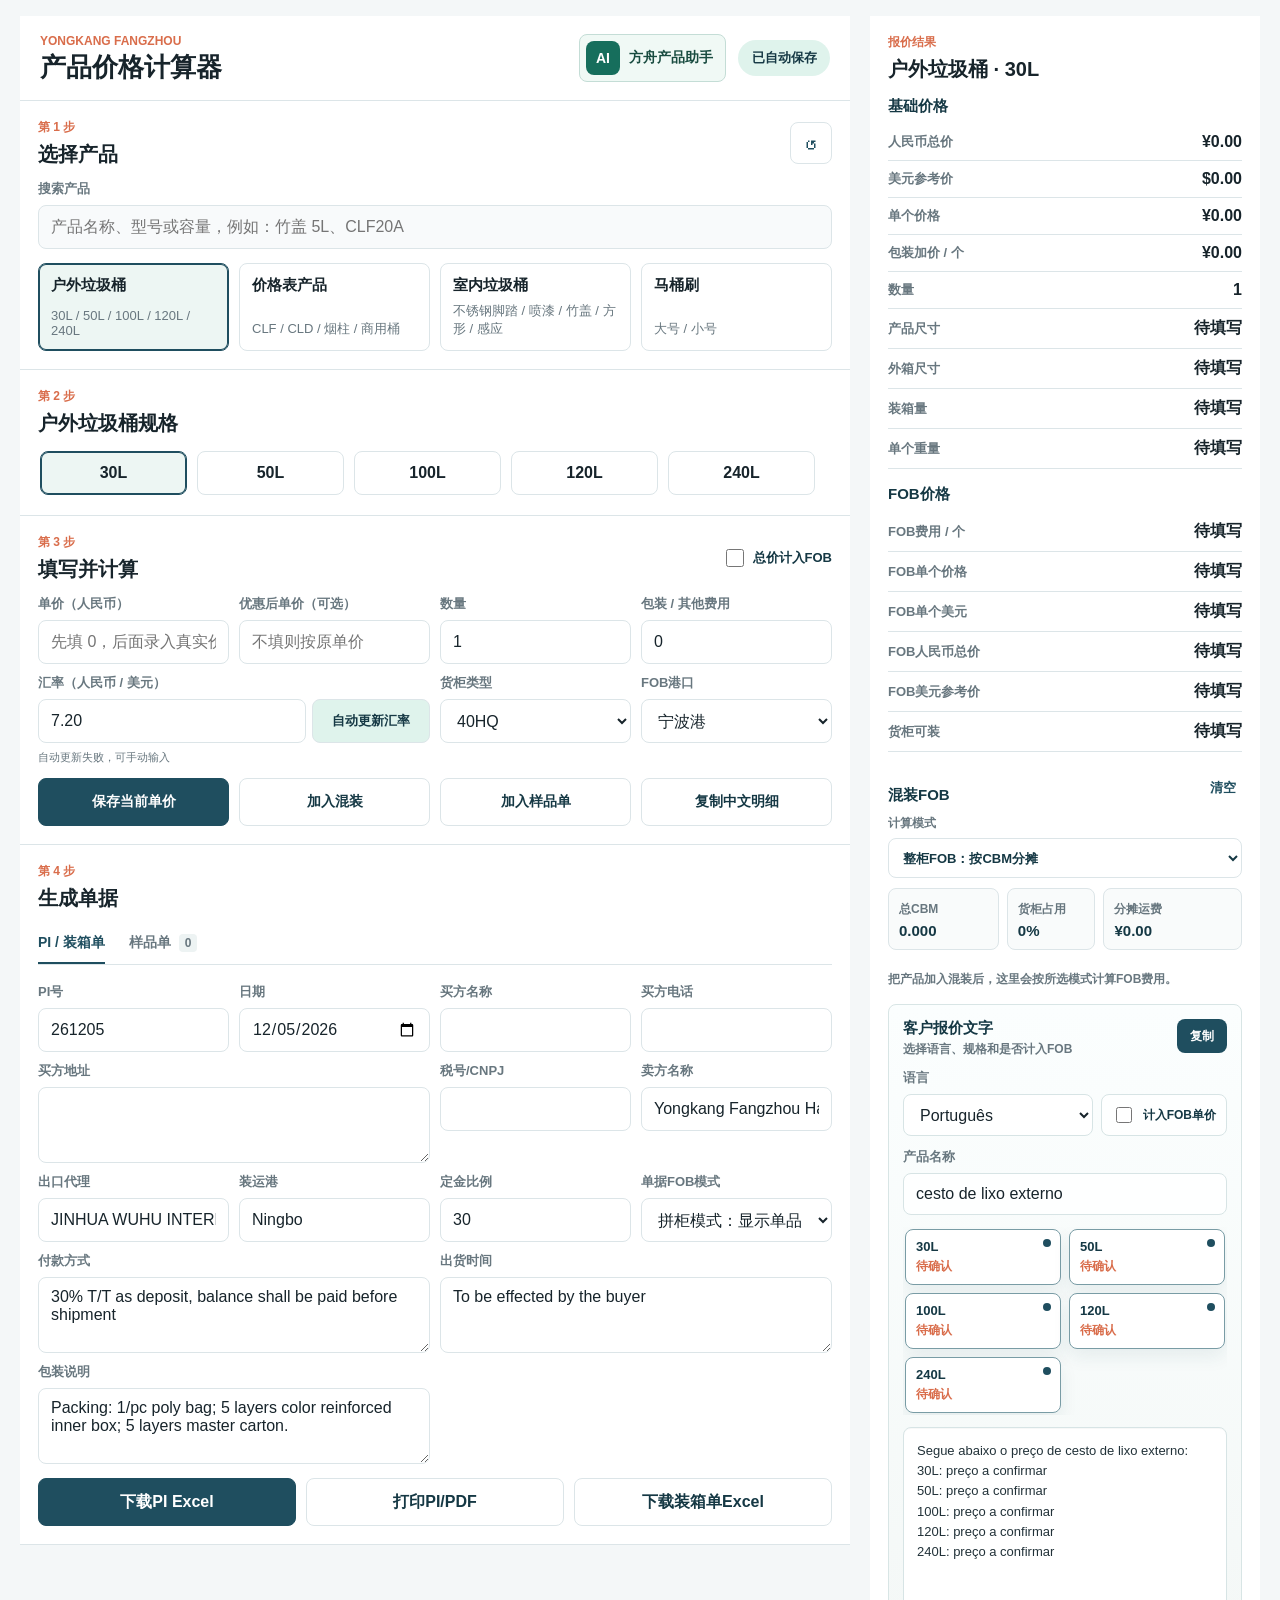
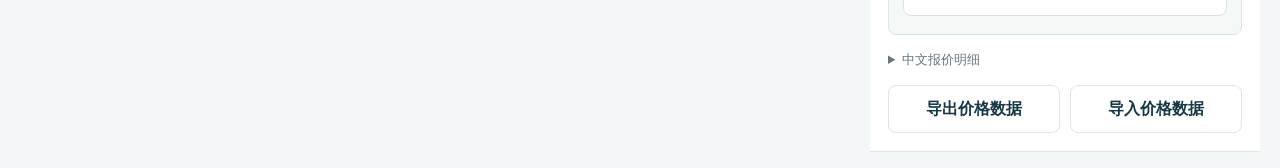
<file: index.html>
<!doctype html>
<html lang="zh-CN">
  <head>
    <meta charset="utf-8">
    <meta name="viewport" content="width=device-width, initial-scale=1, viewport-fit=cover">
    <meta name="theme-color" content="#1f4e5f">
    <title>方舟产品价格计算器</title>
    <link rel="manifest" href="manifest.webmanifest">
    <link rel="stylesheet" href="styles.css?v=20260921-1">
    <link rel="stylesheet" href="chatbot.css?v=20260921-7">
  </head>
  <body>
    <main class="app-shell">
      <section class="workspace" aria-label="价格计算器">
        <header class="topbar">
          <div>
            <p class="eyebrow">Yongkang Fangzhou</p>
            <h1>产品价格计算器</h1>
          </div>
          <div class="topbar-tools"><a id="openProductChatTop" class="chat-top-entry" href="#assistant"><span class="chat-ai-mark">AI</span>方舟产品助手</a><div class="status-pill" id="saveStatus">已自动保存</div></div>
        </header>

        <section class="panel product-panel" aria-label="选择产品">
          <div class="section-head">
            <div>
              <p class="eyebrow">第 1 步</p>
              <h2>选择产品</h2>
            </div>
            <button class="icon-button" id="resetPrices" type="button" title="恢复模板价格">↺</button>
          </div>
          <div class="search-toolbar">
            <label class="field search-field">
              <span>搜索产品</span>
              <input id="productSearch" type="search" placeholder="产品名称、型号或容量，例如：竹盖 5L、CLF20A" autocomplete="off" aria-controls="productSearchResults">
            </label>
          </div>
          <div id="productSearchResults" class="search-results" hidden>
            <p id="searchResultCount" class="search-count" role="status"></p>
            <div id="searchResultList" class="search-result-list"></div>
            <button id="showMoreSearch" class="secondary-button" type="button" hidden>显示更多</button>
          </div>
          <div class="product-grid" id="productGrid"></div>
        </section>

        <section class="panel option-panel" aria-label="选择规格">
          <div class="section-head">
            <div>
              <p class="eyebrow">第 2 步</p>
              <h2 id="optionTitle">选择规格</h2>
            </div>
          </div>
          <div class="option-grid" id="optionGrid"></div>
          <div class="modifier-wrap" id="modifierWrap" hidden></div>
        </section>

        <section class="panel calculator-panel" aria-label="填写价格">
          <div class="section-head">
            <div>
              <p class="eyebrow">第 3 步</p>
              <h2>填写并计算</h2>
            </div>
            <label class="checkbox-row total-fob-toggle">
              <input id="includeFob" type="checkbox">
              <span>总价计入FOB</span>
            </label>
          </div>

          <form class="form-grid" id="calculatorForm">
            <label class="field">
              <span>单价（人民币）</span>
              <input id="unitPrice" inputmode="decimal" min="0" step="0.01" type="number" placeholder="先填 0，后面录入真实价格">
            </label>
            <label class="field">
              <span>优惠后单价（可选）</span>
              <input id="discountPrice" inputmode="decimal" min="0" step="0.01" type="number" placeholder="不填则按原单价">
            </label>
            <label class="field">
              <span>数量</span>
              <input id="quantity" inputmode="numeric" min="1" step="1" type="number" value="1">
            </label>
            <label class="field">
              <span>包装 / 其他费用</span>
              <input id="extraCost" inputmode="decimal" min="0" step="0.01" type="number" value="0">
            </label>
            <label class="field exchange-field">
              <span>汇率（人民币 / 美元）</span>
              <div class="exchange-control">
                <input id="exchangeRate" inputmode="decimal" min="0.1" step="0.0001" type="number" value="7.20">
                <button id="refreshExchangeRate" type="button" title="自动获取美元人民币汇率">自动更新汇率</button>
              </div>
              <small id="exchangeRateStatus">手动汇率</small>
            </label>
            <label class="field">
              <span>货柜类型</span>
              <select id="containerType">
                <option value="20gp">20GP</option>
                <option value="40hq" selected>40HQ</option>
                <option value="40nor">40NOR</option>
              </select>
            </label>
            <label class="field">
              <span>FOB港口</span>
              <select id="freightPort">
                <option value="ningbo" selected>宁波港</option>
                <option value="suzhou">苏州港（40HQ ¥10000）</option>
                <option value="yiwu">义乌（40HQ ¥2000）</option>
              </select>
            </label>
          </form>

          <div class="actions calculator-actions">
            <button class="primary-button" id="savePrice" type="button">保存当前单价</button>
            <button class="secondary-button" id="addMixedItem" type="button">加入混装</button>
            <button class="secondary-button" id="quickAddSample" type="button">加入样品单</button>
            <button class="secondary-button" id="copyQuote" type="button">复制中文明细</button>
          </div>
        </section>

        <section class="panel document-panel" aria-label="生成单据">
          <div class="section-head">
            <div>
              <p class="eyebrow">第 4 步</p>
              <h2>生成单据</h2>
            </div>
          </div>

          <div class="document-tabs" role="tablist" aria-label="单据类型">
            <button id="orderDocumentTab" role="tab" aria-selected="true" aria-controls="orderDocumentActions" type="button">PI / 装箱单</button>
            <button id="sampleDocumentTab" role="tab" aria-selected="false" aria-controls="sampleDocumentPanel" tabindex="-1" type="button">样品单 <span id="sampleItemCount">0</span></button>
          </div>
          <form class="form-grid document-grid" id="documentForm">
            <label class="field order-only">
              <span>PI号</span>
              <input id="docPiNo" type="text">
            </label>
            <label class="field">
              <span>日期</span>
              <input id="docDate" type="date">
            </label>
            <label class="field">
              <span>买方名称</span>
              <input id="docBuyerName" type="text">
            </label>
            <label class="field">
              <span>买方电话</span>
              <input id="docBuyerContact" type="text">
            </label>
            <label class="field wide-field">
              <span>买方地址</span>
              <textarea id="docBuyerAddress" rows="2"></textarea>
            </label>
            <label class="field">
              <span>税号/CNPJ</span>
              <input id="docBuyerTaxId" type="text">
            </label>
            <label class="field">
              <span>卖方名称</span>
              <input id="docSellerName" type="text">
            </label>
            <label class="field">
              <span>出口代理</span>
              <input id="docExportAgent" type="text">
            </label>
            <label class="field order-only">
              <span>装运港</span>
              <input id="docPort" type="text">
            </label>
            <label class="field order-only">
              <span>定金比例</span>
              <input id="docDepositRate" inputmode="decimal" min="0" max="100" step="1" type="number">
            </label>
            <label class="field order-only">
              <span>单据FOB模式</span>
              <select id="docFobMode">
                <option value="per-product">拼柜模式：显示单品FOB</option>
                <option value="mixed-share">整柜分摊：按CBM分摊</option>
              </select>
            </label>
            <label class="field wide-field order-only">
              <span>付款方式</span>
              <textarea id="docPayment" rows="2"></textarea>
            </label>
            <label class="field wide-field order-only">
              <span>出货时间</span>
              <textarea id="docShipment" rows="2"></textarea>
            </label>
            <label class="field wide-field order-only">
              <span>包装说明</span>
              <textarea id="docPacking" rows="3"></textarea>
            </label>
          </form>

          <div class="actions document-actions" id="orderDocumentActions" role="tabpanel" aria-labelledby="orderDocumentTab">
            <button class="primary-button" id="downloadPi" type="button">下载PI Excel</button>
            <button class="secondary-button" id="printPi" type="button">打印PI/PDF</button>
            <button class="secondary-button" id="downloadPackingList" type="button">下载装箱单Excel</button>
          </div>
          <section id="sampleDocumentPanel" role="tabpanel" aria-labelledby="sampleDocumentTab" hidden>
            <div class="form-grid sample-settings">
              <label class="field"><span>样品单号</span><input id="sampleNo" type="text"></label>
              <label class="field"><span>单据币种</span><select id="sampleCurrency"><option value="USD">USD 美元</option><option value="CNY">CNY 人民币</option></select></label>
              <label class="field"><span>快递公司</span><input id="sampleCarrier" type="text" placeholder="DHL / FedEx / UPS"></label>
              <label class="field"><span>快递费（人民币）</span><input id="sampleFreight" type="number" inputmode="decimal" min="0" step="0.01" value="0"></label>
              <label class="field wide-field"><span>样品付款方式</span><input id="samplePayment" type="text"></label>
              <label class="field wide-field"><span>样品备注</span><textarea id="sampleNotes" rows="2"></textarea></label>
            </div>
            <div class="sample-toolbar">
              <h3>样品明细</h3>
              <button id="addSampleItem" class="secondary-button" type="button">加入当前产品</button>
            </div>
            <p id="sampleEmpty" class="empty-state">暂无样品</p>
            <div id="sampleList" class="sample-list"></div>
            <dl class="sample-totals"><div><dt>样品金额</dt><dd id="sampleSubtotal">$0.00</dd></div><div><dt>快递费</dt><dd id="sampleFreightTotal">$0.00</dd></div><div><dt>总计</dt><dd id="sampleGrandTotal">$0.00</dd></div></dl>
            <div class="actions document-actions">
              <button id="downloadSample" class="primary-button" type="button">下载样品单 Excel</button>
              <button id="printSample" class="secondary-button" type="button">打印样品单 / PDF</button>
              <button id="downloadSampleTemplate" class="secondary-button" type="button">下载空白模板</button>
            </div>
          </section>
        </section>
      </section>

      <aside class="summary" aria-label="计算结果">
        <div class="summary-header">
          <p class="eyebrow">报价结果</p>
          <h2 id="selectedName">户外垃圾桶 · 30L</h2>
        </div>

        <h3 class="summary-section-title">基础价格</h3>
        <dl class="result-list">
          <div>
            <dt>人民币总价</dt>
            <dd id="totalCny">¥0.00</dd>
          </div>
          <div>
            <dt>美元参考价</dt>
            <dd id="totalUsd">$0.00</dd>
          </div>
          <div>
            <dt>单个价格</dt>
            <dd id="unitWithMargin">¥0.00</dd>
          </div>
          <div>
            <dt>包装加价 / 个</dt>
            <dd id="packagingCost">¥0.00</dd>
          </div>
          <div>
            <dt>数量</dt>
            <dd id="resultQty">1</dd>
          </div>
          <div>
            <dt>产品尺寸</dt>
            <dd id="productSize">待填写</dd>
          </div>
          <div>
            <dt>外箱尺寸</dt>
            <dd id="cartonSpec">待填写</dd>
          </div>
          <div>
            <dt>装箱量</dt>
            <dd id="cartonQty">待填写</dd>
          </div>
          <div>
            <dt>单个重量</dt>
            <dd id="unitWeight">待填写</dd>
          </div>
        </dl>

        <h3 class="summary-section-title">FOB价格</h3>
        <dl class="result-list fob-list">
          <div>
            <dt>FOB费用 / 个</dt>
            <dd id="fobCost">待填写</dd>
          </div>
          <div>
            <dt>FOB单个价格</dt>
            <dd id="fobUnitWithMargin">待填写</dd>
          </div>
          <div>
            <dt>FOB单个美元</dt>
            <dd id="fobUnitUsd">待填写</dd>
          </div>
          <div>
            <dt>FOB人民币总价</dt>
            <dd id="fobTotalCny">待填写</dd>
          </div>
          <div>
            <dt>FOB美元参考价</dt>
            <dd id="fobTotalUsd">待填写</dd>
          </div>
          <div>
            <dt>货柜可装</dt>
            <dd id="containerUnits">待填写</dd>
          </div>
        </dl>

        <section class="mixed-fob" aria-label="混装FOB">
          <div class="mixed-head">
            <h3 class="summary-section-title">混装FOB</h3>
            <button class="text-button" id="clearMixedItems" type="button">清空</button>
          </div>
          <label class="mixed-mode">
            <span>计算模式</span>
            <select id="mixedFobMode">
              <option value="mixed-share" selected>整柜FOB：按CBM分摊</option>
              <option value="per-product">拼柜FOB：显示单品FOB</option>
            </select>
          </label>
          <div class="mixed-stats">
            <div>
              <span>总CBM</span>
              <strong id="mixedTotalCbm">0.000</strong>
            </div>
            <div>
              <span>货柜占用</span>
              <strong id="mixedContainerUsage">0%</strong>
            </div>
            <div>
              <span id="mixedFreightLabel">分摊运费</span>
              <strong id="mixedFreightTotal">¥0.00</strong>
            </div>
          </div>
          <div class="mixed-list" id="mixedList"></div>
          <p class="mixed-empty" id="mixedEmpty">把产品加入混装后，这里会按所选模式计算FOB费用。</p>
        </section>

        <section class="price-text-panel" aria-label="价格文字">
          <div class="price-text-head">
            <div>
              <h3 class="summary-section-title">客户报价文字</h3>
              <p>选择语言、规格和是否计入FOB</p>
            </div>
            <button class="copy-price-button" id="copyPriceText" type="button">复制</button>
          </div>
          <div class="price-text-tools">
            <label class="field">
              <span>语言</span>
              <select id="priceTextLanguage">
                <option value="pt" selected>Português</option>
                <option value="en">English</option>
                <option value="es">Español</option>
                <option value="zh">中文</option>
              </select>
            </label>
            <label class="price-text-toggle">
              <input id="priceTextIncludeFob" type="checkbox">
              <span>计入FOB单价</span>
            </label>
          </div>
          <label class="field price-text-name">
            <span>产品名称</span>
            <input id="priceTextProductName" type="text">
          </label>
          <div class="price-text-options" id="priceTextOptions"></div>
          <textarea class="price-text-output" id="priceTextOutput" readonly rows="8"></textarea>
        </section>

        <details class="quote-details"><summary>中文报价明细</summary><div class="quote-box" id="quoteText"></div></details>

        <div class="data-tools">
          <button class="secondary-button" id="exportData" type="button">导出价格数据</button>
          <label class="secondary-button file-button">
            导入价格数据
            <input id="importData" accept="application/json" type="file">
          </label>
        </div>
      </aside>
    </main>

    <main id="productChat" class="product-chat" aria-labelledby="chatTitle" hidden>
      <aside class="chat-sidebar">
        <div class="chat-brand"><span class="chat-ai-mark">AI</span><strong>方舟助手</strong></div>
        <a href="#calculator" class="chat-back-link"><img class="chat-icon" src="chat-icons/arrow-left.svg" alt="">返回价格计算器</a>
        <button id="sidebarNewChat" class="secondary-button" type="button"><img class="chat-icon" src="chat-icons/square-pen.svg" alt="">开启新对话</button>
        <p class="chat-sidebar-label">本次打开的对话</p>
        <nav id="chatThreads" aria-label="聊天记录"></nav>
        <button id="sidebarAccount" class="chat-account-entry" type="button"><span id="chatAccountLabel">账号与连接</span><small id="chatAccountState">未登录</small></button>
      </aside>
      <section class="chat-main">
      <header class="chat-header">
        <div><h2 id="chatTitle">方舟产品助手</h2><span id="chatHeaderIdentity">DeepSeek · 产品报价</span></div>
        <div class="chat-header-actions">
          <button id="newChat" class="text-button chat-icon-button" type="button" title="新对话" aria-label="新对话"><img class="chat-icon" src="chat-icons/square-pen.svg" alt=""></button>
          <button id="toggleChatSettings" class="text-button" type="button" aria-expanded="false" aria-controls="chatSettings">账号 / 设置</button>
          <a id="closeProductChat" class="chat-close" href="#calculator" aria-label="返回价格计算器" title="返回价格计算器"><img class="chat-icon" src="chat-icons/arrow-left.svg" alt=""></a>
        </div>
      </header>
      <label class="chat-mobile-threads" id="chatMobileThreadRow" hidden><span class="visually-hidden">选择对话</span><select id="chatMobileThreads" aria-label="选择对话"></select></label>
      <section id="chatAccountPanel" class="chat-account-panel" hidden>
        <div class="chat-access-tabs" role="group" aria-label="连接方式"><button id="sharedAccessTab" type="button" aria-pressed="true">授权账号</button><button id="personalAccessTab" type="button" aria-pressed="false">个人密钥</button></div>
        <div id="sharedAccountView">
          <p id="chatServerState" class="chat-account-note"></p>
          <button id="chatCheckConnection" class="secondary-button" type="button">检测连接</button>
          <form id="chatLoginForm" class="chat-account-form">
            <label class="field"><span>账号</span><input id="chatUsername" autocomplete="username" autocapitalize="none" required pattern="[a-zA-Z0-9_-]{3,32}"></label>
            <label class="field"><span>密码</span><input id="chatPassword" type="password" autocomplete="current-password" required maxlength="128"></label>
            <button class="primary-button" type="submit">登录</button>
          </form>
          <div id="chatSignedIn" hidden><p id="chatUserSummary"></p><button id="chatLogout" class="secondary-button" type="button">退出登录</button>
            <details><summary>修改我的密码</summary><form id="chatPasswordForm" class="chat-account-form"><label class="field"><span>原密码</span><input name="currentPassword" type="password" autocomplete="current-password" required></label><label class="field"><span>新密码（至少12位）</span><input name="password" type="password" minlength="12" maxlength="128" autocomplete="new-password" required></label><button class="primary-button" type="submit">更新密码</button></form></details>
          </div>
          <section id="chatAdminPanel" hidden><h3>授权用户</h3><form id="chatCreateUser" class="chat-account-form"><label class="field"><span>新账号</span><input name="username" required pattern="[a-zA-Z0-9_-]{3,32}" autocomplete="off"></label><label class="field"><span>初始密码（至少12位）</span><input name="password" type="password" minlength="12" maxlength="128" required autocomplete="new-password"></label><label class="field"><span>每日调用上限</span><input name="dailyLimit" type="number" value="200" min="1" max="2000" required></label><button class="primary-button" type="submit">创建账号</button></form><p class="chat-account-note">一次提问可能调用 AI 多次。额度为调用次数，不是提问次数。</p><div id="chatUserList"></div></section>
          <details id="chatSetupDetails"><summary>首次配置管理员</summary><form id="chatSetupForm" class="chat-account-form"><label class="field"><span>初始化口令</span><input name="setupToken" type="password" required autocomplete="off"></label><label class="field"><span>管理员账号</span><input name="username" required pattern="[a-zA-Z0-9_-]{3,32}" autocomplete="username"></label><label class="field"><span>管理员密码（至少12位）</span><input name="password" type="password" minlength="12" maxlength="128" required autocomplete="new-password"></label><button type="submit" class="primary-button">创建管理员</button></form></details>
        </div>
        <p id="chatAccountStatus" role="status"></p>
      </section>
      <form id="chatSettings" class="chat-settings" hidden>
        <label class="field"><span>DeepSeek API Key</span><input id="chatApiKey" type="password" autocomplete="off" autocapitalize="none" spellcheck="false" placeholder="输入你的 API Key"></label>
        <label class="field"><span>模型</span><select id="chatModel"><option value="deepseek-flash">DeepSeek Flash</option><option value="deepseek-v4-pro">DeepSeek V4 Pro</option></select></label>
        <p>密钥仅保留在当前页面，刷新后需重新输入。提问、主动上传的图片和相关产品数据会发送给 DeepSeek，按你的 API 账户计费。含图片的对话使用 Flash。</p>
        <div class="chat-settings-actions"><button class="primary-button" type="submit">应用设置</button><button id="forgetChatKey" class="secondary-button" type="button">清除密钥</button><a href="https://platform.deepseek.com/api_keys" target="_blank" rel="noopener noreferrer">获取 API Key</a></div>
      </form>
      <div id="chatWelcome" class="chat-welcome"><span class="chat-ai-mark">AI</span><h3>今天想了解哪款产品？</h3></div>
      <div id="chatMessages" class="chat-messages" role="log" aria-live="polite" aria-relevant="additions text"></div>
      <div id="chatSuggestions" class="chat-suggestions">
        <button type="button">当前产品单价和每个CBM是多少？</button>
        <button type="button">5L不锈钢脚踏垃圾桶有哪些价格？</button>
        <button type="button">对比当前混装单的拼柜和整柜FOB</button>
      </div>
      <p id="chatStatus" class="chat-status" role="status">尚未设置 API Key</p>
      <form id="chatForm" class="chat-compose">
        <label class="visually-hidden" for="chatInput">你的问题</label>
        <div id="chatAttachment" class="chat-attachment" hidden>
          <img id="chatAttachmentPreview" alt="待发送的产品图片">
          <span id="chatAttachmentName"></span>
          <button id="removeChatImage" class="chat-close" type="button" title="移除图片" aria-label="移除图片"><img class="chat-icon" src="chat-icons/x.svg" alt=""></button>
        </div>
        <textarea id="chatInput" rows="2" maxlength="3000" placeholder="问价格、CBM，或上传产品图片…"></textarea>
        <div class="chat-compose-actions">
          <button id="chooseChatImage" class="secondary-button chat-upload" type="button" title="上传图片" aria-label="上传图片"><img class="chat-icon" src="chat-icons/paperclip.svg" alt=""><span>图片</span></button>
          <input id="chatImageFile" type="file" accept="image/jpeg,image/png,image/webp,image/gif,image/heic,image/heif" hidden>
          <button id="chatStop" class="secondary-button chat-icon-button" type="button" title="停止回答" aria-label="停止回答" hidden><img class="chat-icon" src="chat-icons/square.svg" alt=""></button><button id="chatSend" class="primary-button chat-icon-button" type="submit" title="发送" aria-label="发送"><img class="chat-icon" src="chat-icons/arrow-up.svg" alt=""></button>
        </div>
      </form>
      </section>
    </main>
    <script src="app.js?v=20260921-8"></script>
    <script src="workspace.js?v=20260921-1"></script>
    <script src="chat-config.js?v=20260921-9"></script>
    <script src="chat-account.js?v=20260921-9"></script>
    <script src="chatbot.js?v=20260921-9"></script>
  </body>
</html>
</file>
<file: styles.css>
:root {
  color-scheme: light;
  --bg: #f4f7f8;
  --panel: #ffffff;
  --ink: #17242b;
  --muted: #68777f;
  --line: #dce5e8;
  --brand: #1f4e5f;
  --brand-strong: #153844;
  --accent: #d96d4b;
  --mint: #dff3ec;
  --gold: #f4c95d;
  --shadow: 0 1px 3px rgba(23, 36, 43, 0.04);
  font-family: -apple-system, BlinkMacSystemFont, "Segoe UI", sans-serif;
}

* {
  box-sizing: border-box;
}

body {
  margin: 0;
  min-height: 100vh;
  background: var(--bg);
  color: var(--ink);
}

button,
input,
select,
textarea {
  font: inherit;
}

button {
  cursor: pointer;
}

.app-shell {
  display: grid;
  grid-template-columns: minmax(0, 1fr) 390px;
  align-items: start;
  gap: 20px;
  width: min(1440px, calc(100% - 40px));
  margin: 0 auto;
  padding: 16px 0;
}

.workspace {
  display: grid;
  align-content: start;
  min-width: 0;
  gap: 0;
  background: var(--panel);
}

.topbar,
.panel,
.summary {
  background: var(--panel);
  border: 0;
  border-bottom: 1px solid var(--line);
  border-radius: 0;
  box-shadow: none;
}

.topbar {
  display: flex;
  align-items: center;
  justify-content: space-between;
  gap: 16px;
  min-height: 78px;
  padding: 18px 20px;
}

.eyebrow {
  margin: 0 0 6px;
  color: var(--accent);
  font-size: 12px;
  font-weight: 800;
  letter-spacing: 0;
  text-transform: uppercase;
}

h1,
h2 {
  margin: 0;
  letter-spacing: 0;
}

h1 {
  font-size: 26px;
  line-height: 1.05;
}

h2 {
  font-size: 20px;
  line-height: 1.2;
}

.status-pill {
  flex: 0 0 auto;
  min-width: 92px;
  padding: 9px 12px;
  border-radius: 999px;
  background: var(--mint);
  color: var(--brand-strong);
  font-size: 13px;
  font-weight: 800;
  text-align: center;
}

.panel {
  padding: 18px;
}

.section-head {
  display: flex;
  align-items: center;
  justify-content: space-between;
  gap: 16px;
  margin-bottom: 14px;
}

.icon-button {
  display: grid;
  place-items: center;
  width: 42px;
  height: 42px;
  border: 1px solid var(--line);
  border-radius: 8px;
  background: #fff;
  color: var(--brand);
  font-size: 24px;
  line-height: 1;
}

.product-grid,
.option-grid,
.modifier-grid {
  display: grid;
  gap: 10px;
}

.product-grid {
  grid-template-columns: repeat(4, minmax(0, 1fr));
}

.option-grid {
  grid-template-columns: repeat(auto-fit, minmax(120px, 1fr));
  max-height: 320px;
  overflow-y: auto;
  padding: 2px;
  scrollbar-gutter: stable;
}

.modifier-wrap {
  margin-top: 14px;
  padding-top: 14px;
  border-top: 1px solid var(--line);
}

.modifier-group + .modifier-group {
  margin-top: 14px;
}

.modifier-title {
  margin: 0 0 10px;
  color: var(--muted);
  font-size: 13px;
  font-weight: 800;
}

.modifier-grid {
  grid-template-columns: repeat(auto-fit, minmax(105px, 1fr));
}

.choice-card,
.option-button,
.modifier-button {
  border: 1px solid var(--line);
  border-radius: 8px;
  background: #fff;
  color: var(--ink);
  transition: transform 150ms ease, border-color 150ms ease, box-shadow 150ms ease;
}

.choice-card {
  display: grid;
  min-height: 76px;
  gap: 8px;
  padding: 12px;
  text-align: left;
}

.choice-card strong {
  font-size: 15px;
  line-height: 1.2;
}

.choice-card span {
  align-self: end;
  color: var(--muted);
  font-size: 13px;
}

.choice-card[data-active="true"],
.option-button[data-active="true"],
.modifier-button[data-active="true"] {
  border-color: var(--brand);
  box-shadow: inset 0 0 0 2px var(--brand);
}

.choice-card:hover,
.option-button:hover,
.modifier-button:hover,
.icon-button:hover,
.exchange-control button:hover,
.primary-button:hover,
.secondary-button:hover {
  transform: translateY(-1px);
}

.option-button,
.modifier-button {
  min-height: 44px;
  padding: 10px;
  font-weight: 800;
}

.form-grid {
  display: grid;
  grid-template-columns: repeat(4, minmax(0, 1fr));
  align-items: start;
  gap: 10px;
}

.field {
  display: grid;
  min-width: 0;
  align-content: start;
  gap: 7px;
}

.field span {
  color: var(--muted);
  font-size: 13px;
  font-weight: 700;
}

.field input,
.field select,
.field textarea {
  width: 100%;
  min-height: 44px;
  border: 1px solid var(--line);
  border-radius: 8px;
  padding: 10px 12px;
  color: var(--ink);
  background: #fff;
  outline: none;
}

.field textarea {
  min-height: 76px;
  resize: vertical;
}

.wide-field {
  grid-column: span 2;
}

.document-grid {
  grid-template-columns: repeat(4, minmax(0, 1fr));
}

.document-actions {
  grid-template-columns: repeat(3, minmax(0, 1fr));
}

.exchange-control {
  display: grid;
  grid-template-columns: minmax(0, 1fr) 118px;
  gap: 6px;
}

.exchange-control button {
  min-height: 48px;
  border: 1px solid var(--line);
  border-radius: 8px;
  background: var(--mint);
  color: var(--brand-strong);
  font-size: 13px;
  font-weight: 900;
  transition: transform 150ms ease;
}

.exchange-field {
  grid-column: span 2;
}

.field small {
  color: var(--muted);
  font-size: 11px;
  line-height: 1.3;
}

.field input:focus,
.field select:focus,
.field textarea:focus {
  border-color: var(--brand);
  box-shadow: 0 0 0 3px rgba(31, 78, 95, 0.16);
}

.check-field {
  align-content: start;
}

.checkbox-row {
  display: flex;
  align-items: center;
  gap: 9px;
  min-height: 48px;
  border: 1px solid var(--line);
  border-radius: 8px;
  padding: 10px 12px;
  background: #fff;
  color: var(--brand-strong);
  font-weight: 850;
}

.checkbox-row input {
  width: 18px;
  min-height: 18px;
  accent-color: var(--brand);
}

.actions,
.data-tools {
  display: grid;
  gap: 10px;
  margin-top: 14px;
}

.actions {
  grid-template-columns: repeat(3, minmax(0, 1fr));
}

.data-tools {
  grid-template-columns: 1fr 1fr;
}

.primary-button,
.secondary-button {
  min-height: 48px;
  border-radius: 8px;
  padding: 11px 14px;
  font-weight: 850;
  text-align: center;
  transition: transform 150ms ease, background 150ms ease;
}

.primary-button {
  border: 1px solid var(--brand);
  background: var(--brand);
  color: #fff;
}

.secondary-button {
  border: 1px solid var(--line);
  background: #fff;
  color: var(--brand-strong);
}

.text-button {
  border: 0;
  background: transparent;
  color: var(--brand);
  font-size: 13px;
  font-weight: 900;
}

.summary {
  position: static;
  min-width: 0;
  align-self: start;
  overflow: hidden;
}

.summary-header,
.result-list,
.summary-section-title,
.mixed-fob,
.price-text-panel,
.quote-box,
.data-tools {
  margin-left: 18px;
  margin-right: 18px;
}

.summary-header {
  margin-top: 18px;
}

.summary-section-title {
  margin-top: 16px;
  margin-bottom: 0;
  color: var(--brand-strong);
  font-size: 15px;
  font-weight: 900;
}

.result-list {
  display: grid;
  gap: 0;
  margin-top: 8px;
  margin-bottom: 0;
}

.result-list div {
  display: flex;
  align-items: center;
  justify-content: space-between;
  gap: 12px;
  padding: 9px 0;
  border-bottom: 1px solid var(--line);
}

.result-list dt {
  color: var(--muted);
  font-size: 13px;
  font-weight: 700;
}

.result-list dd {
  margin: 0;
  max-width: 58%;
  font-size: 16px;
  font-weight: 900;
  overflow-wrap: anywhere;
  text-align: right;
}

.mixed-fob {
  margin-top: 16px;
  padding-top: 2px;
}

.mixed-head {
  display: flex;
  align-items: center;
  justify-content: space-between;
  gap: 12px;
}

.mixed-head .summary-section-title {
  margin-left: 0;
  margin-right: 0;
}

.mixed-mode {
  display: grid;
  gap: 6px;
  margin-top: 10px;
}

.mixed-mode span {
  color: var(--muted);
  font-size: 12px;
  font-weight: 800;
}

.mixed-mode select {
  width: 100%;
  min-height: 40px;
  border: 1px solid var(--line);
  border-radius: 8px;
  padding: 8px 10px;
  background: #fff;
  color: var(--brand-strong);
  font: inherit;
  font-size: 13px;
  font-weight: 800;
}

.mixed-stats {
  display: grid;
  grid-template-columns: repeat(3, minmax(0, 1fr));
  gap: 8px;
  margin-top: 10px;
}

.mixed-stats div {
  min-width: 0;
  border: 1px solid var(--line);
  border-radius: 8px;
  padding: 10px;
  background: #f9fbfb;
}

.mixed-stats span,
.mixed-item-main span,
.mixed-quantity span,
.mixed-line-stats dt,
.mixed-empty {
  color: var(--muted);
  font-size: 12px;
  font-weight: 700;
}

.mixed-stats strong {
  display: block;
  margin-top: 4px;
  color: var(--brand-strong);
  font-size: 16px;
  overflow-wrap: anywhere;
}

#mixedContainerUsage[data-warning="true"] {
  color: #b84228;
}

.mixed-list {
  display: grid;
  gap: 10px;
  margin-top: 10px;
}

.mixed-item {
  display: grid;
  gap: 10px;
  border: 1px solid var(--line);
  border-radius: 8px;
  padding: 12px;
  background: #fff;
}

.mixed-item-main {
  display: grid;
  gap: 5px;
}

.mixed-item-main strong {
  font-size: 14px;
  line-height: 1.35;
}

.mixed-quantity {
  display: grid;
  grid-template-columns: 44px 1fr;
  align-items: center;
  gap: 8px;
}

.mixed-quantity input {
  width: 100%;
  min-height: 38px;
  border: 1px solid var(--line);
  border-radius: 8px;
  padding: 8px 10px;
}

.mixed-nested {
  display: flex;
  align-items: center;
  gap: 8px;
  min-height: 38px;
  border: 1px solid var(--line);
  border-radius: 8px;
  padding: 8px 10px;
  background: #f9fbfb;
}

.mixed-nested input {
  width: 16px;
  height: 16px;
  accent-color: var(--brand);
}

.mixed-nested span {
  color: var(--brand-strong);
  font-size: 12px;
  font-weight: 850;
}

.mixed-image {
  position: relative;
  display: grid;
  grid-template-columns: 48px 1fr;
  align-items: center;
  gap: 9px;
  min-height: 54px;
  border: 1px dashed var(--line);
  border-radius: 8px;
  padding: 7px;
  background: #f9fbfb;
  cursor: pointer;
}

.mixed-image img,
.mixed-image-placeholder {
  width: 48px;
  height: 40px;
  border-radius: 6px;
  object-fit: cover;
  background: #edf3f4;
}

.mixed-image-placeholder {
  display: grid;
  place-items: center;
  color: var(--muted);
  font-size: 11px;
  font-weight: 800;
}

.mixed-image span {
  color: var(--brand-strong);
  font-size: 12px;
  font-weight: 850;
}

.mixed-image input {
  position: absolute;
  inset: 0;
  opacity: 0;
  cursor: pointer;
}

.mixed-line-stats {
  display: grid;
  grid-template-columns: repeat(3, minmax(0, 1fr));
  gap: 8px;
  margin: 0;
}

.mixed-line-stats div {
  min-width: 0;
}

.mixed-line-stats dd {
  margin: 3px 0 0;
  color: var(--ink);
  font-size: 13px;
  font-weight: 900;
  overflow-wrap: anywhere;
}

.mixed-empty {
  margin: 10px 0 0;
  line-height: 1.5;
}

.price-text-panel {
  margin-top: 16px;
  border: 1px solid #d8e5e5;
  border-radius: 8px;
  padding: 14px;
  background: linear-gradient(180deg, #fbfefe 0%, #f4f8f7 100%);
}

.price-text-head {
  display: flex;
  align-items: flex-start;
  justify-content: space-between;
  gap: 12px;
}

.price-text-head .summary-section-title {
  margin-left: 0;
  margin-right: 0;
  margin-top: 0;
  margin-bottom: 3px;
}

.price-text-head p {
  margin: 0;
  color: var(--muted);
  font-size: 12px;
  font-weight: 700;
  line-height: 1.35;
}

.copy-price-button {
  flex: 0 0 auto;
  min-height: 34px;
  border: 1px solid rgba(31, 78, 95, 0.18);
  border-radius: 8px;
  padding: 7px 12px;
  background: var(--brand);
  color: #fff;
  font-size: 12px;
  font-weight: 900;
  transition: transform 150ms ease, background 150ms ease;
}

.copy-price-button:hover {
  transform: translateY(-1px);
  background: var(--brand-strong);
}

.price-text-name {
  margin-top: 12px;
}

.price-text-tools {
  display: grid;
  grid-template-columns: minmax(0, 1fr) minmax(118px, auto);
  gap: 8px;
  margin-top: 12px;
}

.price-text-name input {
  min-height: 42px;
  border-color: #d7e4e5;
  background: rgba(255, 255, 255, 0.92);
}

.price-text-tools select {
  min-height: 42px;
  border-color: #d7e4e5;
  background: rgba(255, 255, 255, 0.92);
}

.price-text-toggle {
  align-self: end;
  display: flex;
  align-items: center;
  gap: 8px;
  min-height: 42px;
  border: 1px solid #d7e4e5;
  border-radius: 8px;
  padding: 9px 10px;
  background: rgba(255, 255, 255, 0.86);
  color: var(--brand-strong);
  font-size: 12px;
  font-weight: 900;
}

.price-text-toggle input {
  width: 16px;
  min-height: 16px;
  accent-color: var(--brand);
}

.price-text-options {
  display: grid;
  grid-template-columns: repeat(2, minmax(0, 1fr));
  gap: 8px;
  margin-top: 12px;
}

.price-text-choice {
  position: relative;
  display: grid;
  grid-template-columns: 1fr;
  align-items: center;
  gap: 4px;
  min-height: 54px;
  border: 1px solid #d7e4e5;
  border-radius: 8px;
  padding: 9px 10px;
  background: rgba(255, 255, 255, 0.86);
  cursor: pointer;
  transition: border-color 150ms ease, box-shadow 150ms ease, background 150ms ease;
}

.price-text-choice[data-active="true"] {
  border-color: #799ca5;
  background: #fff;
  box-shadow: 0 8px 18px rgba(31, 78, 95, 0.08);
}

.price-text-choice[data-active="true"]::after {
  content: "";
  position: absolute;
  top: 9px;
  right: 9px;
  width: 8px;
  height: 8px;
  border-radius: 999px;
  background: var(--brand);
}

.price-text-choice input {
  position: absolute;
  width: 1px;
  min-height: 1px;
  opacity: 0;
  pointer-events: none;
}

.price-text-choice span {
  color: var(--brand-strong);
  font-size: 13px;
  font-weight: 900;
  overflow-wrap: anywhere;
}

.price-text-choice strong {
  color: var(--accent);
  font-size: 12px;
  font-weight: 900;
}

.price-text-output {
  width: 100%;
  min-height: 150px;
  margin-top: 12px;
  padding: 13px;
  border: 1px solid #d7e4e5;
  border-radius: 8px;
  background: #fff;
  color: #223239;
  font: inherit;
  font-size: 13px;
  line-height: 1.55;
  resize: none;
  white-space: pre-line;
  outline: none;
  box-shadow: inset 0 1px 0 rgba(23, 36, 43, 0.03);
}

.quote-box {
  min-height: 118px;
  margin-top: 16px;
  padding: 14px;
  border-radius: 8px;
  background: #f4f7f8;
  color: var(--brand-strong);
  font-size: 14px;
  line-height: 1.6;
  white-space: pre-line;
}

.data-tools {
  padding-bottom: 18px;
}

.file-button {
  position: relative;
  display: grid;
  place-items: center;
}

.file-button input {
  position: absolute;
  inset: 0;
  opacity: 0;
  cursor: pointer;
}

[hidden] { display: none !important; }

button:focus-visible, summary:focus-visible {
  outline: 2px solid var(--brand);
  outline-offset: 3px;
}

button:disabled { opacity: 0.5; cursor: not-allowed; transform: none; }
input[type="number"] { appearance: textfield; -moz-appearance: textfield; }
input::-webkit-inner-spin-button, input::-webkit-outer-spin-button { -webkit-appearance: none; margin: 0; }
.field textarea, .field input, .field select { min-width: 0; font-family: inherit; }
.choice-card, .option-button, .modifier-button { overflow-wrap: anywhere; }
.choice-card[data-active="true"], .option-button[data-active="true"], .modifier-button[data-active="true"] {
  background: #edf6f3;
  box-shadow: inset 0 0 0 1px var(--brand);
}
.search-toolbar { margin-bottom: 14px; }
.search-field input { background: #f8fafb; }
.search-results { margin-top: 10px; }
.search-count, .empty-state { margin: 12px 0; color: var(--muted); font-size: 13px; }
.search-result-list { display: grid; grid-template-columns: repeat(2, minmax(0, 1fr)); gap: 8px; max-height: 320px; overflow-y: auto; padding: 3px; }
.search-result { display: grid; gap: 6px; align-content: start; border: 1px solid var(--line); border-radius: 6px; background: #fff; padding: 12px; text-align: left; color: var(--ink); overflow-wrap: anywhere; }
.search-result:hover { background: #edf6f3; border-color: var(--brand); }
.search-result strong { font-size: 14px; line-height: 1.5; }
.search-result span { font-size: 12px; color: var(--muted); }
#showMoreSearch { margin-top: 8px; width: 100%; }
.option-grid { position: relative; }
.document-tabs { display: flex; gap: 24px; border-bottom: 1px solid var(--line); margin: 0 0 18px; }
.document-tabs button { background: transparent; border: 0; border-bottom: 2px solid transparent; padding: 10px 0; color: var(--muted); font-size: 14px; font-weight: 700; }
.document-tabs button[aria-selected="true"] { color: var(--brand); border-color: var(--brand); }
.document-tabs span { display: inline-block; padding: 2px 6px; margin-left: 4px; border-radius: 4px; background: #edf3f3; font-size: 12px; }
.sample-settings { margin-top: 16px; border-top: 1px solid var(--line); padding-top: 16px; }
.sample-toolbar { display: flex; justify-content: space-between; align-items: center; gap: 12px; margin: 20px 0 12px; }
.sample-toolbar h3 { margin: 0; font-size: 15px; }
.sample-list { display: grid; gap: 12px; }
.sample-item { padding: 14px 0; border-top: 1px solid var(--line); min-width: 0; }
.sample-item-head { display: flex; align-items: start; justify-content: space-between; gap: 12px; margin-bottom: 12px; }
.sample-item-head strong { font-size: 14px; line-height: 1.5; overflow-wrap: anywhere; }
.sample-item-head button { flex: 0 0 auto; min-height: 28px; }
.sample-item-body { display: grid; grid-template-columns: 86px minmax(0, 1fr); gap: 14px; align-items: start; }
.sample-photo { display: grid; place-items: center; position: relative; width: 86px; height: 86px; border: 1px dashed #b6cbd1; border-radius: 6px; cursor: pointer; overflow: hidden; font-size: 12px; color: var(--brand); background: #f8fafb; }
.sample-photo img { width: 100%; height: 100%; object-fit: contain; }
.sample-photo input { position: absolute; inset: 0; opacity: 0; width: 100%; cursor: pointer; }
.sample-photo:focus-within { outline: 2px solid var(--brand); }
.sample-item-fields { display: grid; grid-template-columns: repeat(2, minmax(0, 1fr)); gap: 10px; }
.remove-sample-photo { margin-top: 8px; }
.sample-totals { display: flex; gap: 18px; justify-content: flex-end; flex-wrap: wrap; padding: 16px 0; margin: 0; border-top: 1px solid var(--line); }
.sample-totals dt { font-size: 12px; color: var(--muted); margin-bottom: 7px; }
.sample-totals dd { margin: 0; font-size: 18px; font-weight: 700; font-variant-numeric: tabular-nums; }
.sample-totals div:last-child dd { color: #13664c; }
.quote-details { margin: 16px 18px; font-size: 13px; }
.quote-details summary { cursor: pointer; color: var(--muted); }
.quote-details .quote-box { margin: 10px 0 0; }
.price-text-options { max-height: 250px; overflow-y: auto; padding: 2px; }
.mixed-stats strong { font-size: 15px; overflow-wrap: normal; }
.mixed-stats { grid-template-columns: 1fr 0.8fr 1.25fr; }
.exchange-control { align-items: start; }
.exchange-control input, .exchange-control button { height: 44px; min-height: 44px; }
.checkbox-row { min-height: 44px; }
.field > span { min-height: 18px; }
.total-fob-toggle { border: 0; padding: 0; min-height: 32px; font-size: 13px; }
.total-fob-toggle input { margin: 0; }
.calculator-actions { grid-template-columns: repeat(4, minmax(0, 1fr)); }
.calculator-actions button { padding: 10px 6px; font-size: 14px; }
.document-grid { grid-auto-flow: row dense; }
.document-grid.sample-parties { grid-template-columns: repeat(3, minmax(0, 1fr)); }
.sample-parties .wide-field { grid-column: 1 / -1; }
.sample-parties .field:has(#docSellerName), .sample-parties .field:has(#docExportAgent) { grid-column: span 2; }

@media (min-width: 961px) and (max-width: 1190px) {
  .app-shell { grid-template-columns: minmax(0, 1fr) 340px; gap: 14px; }
  .product-grid, .form-grid { grid-template-columns: repeat(2, minmax(0, 1fr)); }
  .exchange-field { grid-column: span 2; }
  .mixed-stats { grid-template-columns: 1fr 0.8fr 1.25fr; }
  .mixed-stats strong { font-size: 13px; }
}

@media (max-width: 960px) {
  .app-shell {
    grid-template-columns: 1fr;
  }

  .summary {
    position: static;
  }

  .form-grid {
    grid-template-columns: repeat(2, minmax(0, 1fr));
  }

  .exchange-field {
    grid-column: span 1;
  }

  .wide-field {
    grid-column: span 2;
  }

  .document-grid {
    grid-template-columns: repeat(2, minmax(0, 1fr));
  }

  .exchange-control {
    grid-template-columns: 1fr;
  }

  .exchange-control button {
    min-height: 42px;
  }
}

@media (max-width: 700px) {
  .app-shell {
    width: min(100% - 14px, 540px);
    padding: 7px 0 14px;
    gap: 8px;
  }

  .topbar {
    align-items: center;
    flex-direction: row;
    min-height: auto;
    padding: 11px 12px;
  }

  h1 {
    font-size: 24px;
  }

  h2 {
    font-size: 17px;
  }

  .eyebrow {
    margin-bottom: 3px;
    font-size: 11px;
  }

  .status-pill {
    min-width: 76px;
    padding: 7px 9px;
    font-size: 12px;
  }

  .panel {
    padding: 10px;
  }

  .section-head {
    margin-bottom: 9px;
  }

  .product-grid,
  .modifier-grid,
  .actions,
  .document-grid,
  .document-actions,
  .data-tools {
    grid-template-columns: 1fr;
  }

  .wide-field {
    grid-column: span 1;
  }

  .option-grid,
  .form-grid {
    grid-template-columns: repeat(2, minmax(0, 1fr));
  }

  .product-grid,
  .option-grid,
  .modifier-grid {
    gap: 7px;
  }

  .choice-card {
    min-height: 66px;
    padding: 10px;
  }

  .choice-card strong {
    font-size: 15px;
  }

  .choice-card span {
    font-size: 12px;
  }

  .option-button,
  .modifier-button {
    min-height: 44px;
    padding: 8px;
    font-size: 14px;
  }

  .modifier-wrap {
    margin-top: 10px;
    padding-top: 10px;
  }

  .modifier-group + .modifier-group {
    margin-top: 10px;
  }

  .modifier-title {
    margin-bottom: 7px;
    font-size: 12px;
  }

  .form-grid {
    gap: 8px;
  }

  .field {
    gap: 5px;
  }

  .field span {
    font-size: 12px;
  }

  .field input,
  .field select,
  .exchange-control button,
  .checkbox-row {
    min-height: 42px;
    padding: 8px 10px;
    font-size: 14px;
  }

  .exchange-control {
    grid-template-columns: 1fr;
  }

  .actions {
    gap: 8px;
    margin-top: 10px;
  }

  .primary-button,
  .secondary-button {
    min-height: 42px;
    padding: 9px 12px;
  }

  .summary-header,
  .result-list,
  .summary-section-title,
  .mixed-fob,
  .price-text-panel,
  .quote-box,
  .data-tools {
    margin-left: 12px;
    margin-right: 12px;
  }

  .summary-header {
    margin-top: 12px;
  }

  .summary-section-title {
    margin-top: 10px;
    font-size: 14px;
  }

  .result-list {
    gap: 0;
    margin-top: 5px;
  }

  .result-list div {
    padding: 8px 0;
  }

  .result-list dt {
    font-size: 12px;
  }

  .result-list dd {
    font-size: 15px;
    max-width: 62%;
  }

  .mixed-stats,
  .mixed-line-stats {
    gap: 6px;
  }

  .price-text-tools {
    grid-template-columns: 1fr;
  }

  .mixed-stats div,
  .mixed-item {
    padding: 9px;
  }

  .mixed-stats strong,
  .mixed-line-stats dd {
    font-size: 12px;
  }

  .quote-box {
    display: block;
  }

  .data-tools {
    padding-bottom: 12px;
  }
}

@media (max-width: 960px) {
  .exchange-field { grid-column: span 2; }
  .exchange-control { grid-template-columns: minmax(0, 1fr) 118px; }
  .document-grid { grid-template-columns: repeat(2, minmax(0, 1fr)); }
}

@media (max-width: 700px) {
  .app-shell { width: 100%; padding: 0 0 env(safe-area-inset-bottom); gap: 10px; }
  .panel { padding: 16px 12px; }
  .topbar { padding: 14px 12px; }
  h1 { font-size: 21px; line-height: 1.25; }
  .status-pill { min-width: 0; max-width: 110px; border-radius: 6px; }
  .product-grid { grid-template-columns: repeat(2, minmax(0, 1fr)); }
  .choice-card { min-height: 68px; gap: 6px; }
  .choice-card span { line-height: 1.4; }
  .option-grid { max-height: 240px; grid-template-columns: repeat(2, minmax(0, 1fr)); }
  .modifier-grid { grid-template-columns: repeat(3, minmax(0, 1fr)); }
  .modifier-button { font-size: 13px; }
  .document-grid, .sample-settings { grid-template-columns: repeat(2, minmax(0, 1fr)); }
  .document-grid.sample-parties { grid-template-columns: repeat(2, minmax(0, 1fr)); }
  .sample-parties .field:has(#docSellerName), .sample-parties .field:has(#docExportAgent) { grid-column: span 2; }
  .wide-field, .exchange-field { grid-column: span 2; }
  .field input, .field select, .field textarea { font-size: 16px; }
  .exchange-control { grid-template-columns: minmax(0, 1fr) 118px; }
  .actions { grid-template-columns: repeat(2, minmax(0, 1fr)); }
  .actions > :first-child { grid-column: span 2; }
  .calculator-actions > :first-child { grid-column: span 1; }
  .actions button { font-size: 13px; }
  .search-result-list { grid-template-columns: 1fr; max-height: 270px; }
  .sample-item-body { grid-template-columns: 64px minmax(0, 1fr); gap: 10px; }
  .sample-photo { width: 64px; height: 64px; }
  .sample-item-fields { gap: 8px; }
  .sample-item-fields .field span { font-size: 11px; }
  .sample-item-fields input { padding: 8px; }
  .sample-totals { justify-content: space-between; gap: 10px; }
  .sample-totals dd { font-size: 16px; }
  .data-tools { grid-template-columns: repeat(2, minmax(0, 1fr)); }
  .data-tools .secondary-button { font-size: 13px; }
}
</file>
<file: chatbot.css>
.chat-header { display: flex; justify-content: space-between; align-items: center; gap: 10px; padding: 16px; border-bottom: 1px solid var(--line); flex-shrink: 0; }
.chat-header h2 { font-size: 18px; margin: 0 0 3px; }
.chat-header span { font-size: 12px; color: var(--muted); }
.chat-header-actions { display: flex; gap: 8px; align-items: center; }
.chat-header-actions .text-button { min-height: 36px; padding: 6px; }
.chat-close { border: 0; border-radius: 4px; background: #f0f4f4; color: var(--ink); font-size: 24px; width: 34px; height: 34px; flex-shrink: 0; }
.chat-settings { flex-shrink: 0; padding: 16px; display: grid; gap: 12px; background: #f7faf9; border-bottom: 1px solid var(--line); max-height: min(50%, calc(100dvh - 290px)); overflow-y: auto; }
.product-chat:has(#chatSettings:not([hidden])) .chat-suggestions { display: none; }
.chat-settings p { color: var(--muted); font-size: 12px; line-height: 1.6; margin: 0; }
.chat-settings-actions { display: flex; gap: 8px; align-items: center; flex-wrap: wrap; }
.chat-settings-actions button { font-size: 13px; padding: 8px 12px; min-height: 40px; }
.chat-settings-actions a { color: var(--brand); font-size: 12px; }
.chat-messages { flex: 1; min-height: 0; overflow-y: auto; overscroll-behavior: contain; padding: 16px; }
.chat-message { margin-bottom: 20px; min-width: 0; }
.chat-message-label { display: block; font-size: 12px; color: var(--muted); margin-bottom: 7px; }
.chat-message-content { white-space: pre-wrap; overflow-wrap: anywhere; line-height: 1.75; font-size: 14px; }
.chat-message-user { padding: 12px 14px; border-radius: 8px; background: #edf5f1; }
.chat-message-error .chat-message-content { color: #9a4435; }
.chat-message .text-button { margin-top: 8px; padding: 4px 0; }
.chat-evidence { border-top: 1px solid var(--line); margin-top: 12px; padding-top: 8px; font-size: 12px; color: var(--muted); }
.chat-evidence summary { cursor: pointer; }
.chat-evidence p { white-space: pre-wrap; line-height: 1.6; overflow-wrap: anywhere; }
.chat-suggestions { padding: 0 16px 10px; display: grid; gap: 6px; flex-shrink: 0; }
.chat-suggestions button { text-align: left; border: 1px solid var(--line); border-radius: 6px; padding: 9px 10px; background: white; color: var(--brand); font-size: 13px; }
.chat-status { padding: 0 16px; margin: 6px 0 10px; color: var(--muted); font-size: 12px; line-height: 1.4; flex-shrink: 0; }
.chat-compose { border-top: 1px solid var(--line); padding: 12px 16px; display: grid; gap: 8px; flex-shrink: 0; }
.chat-compose textarea { resize: none; width: 100%; height: 70px; min-width: 0; padding: 10px; font: inherit; font-size: 16px; border: 1px solid var(--line); border-radius: 6px; color: var(--ink); }
.chat-compose-actions { display: flex; gap: 8px; justify-content: flex-end; }
.chat-compose-actions button { min-height: 38px; padding: 8px 20px; font-size: 14px; }
.chat-compose-actions .chat-upload { margin-right: auto; padding: 8px 12px; }
.chat-attachment { display: flex; align-items: center; gap: 10px; padding: 8px; border: 1px solid var(--line); border-radius: 6px; background: #f7faf9; }
.chat-attachment img { width: 56px; height: 56px; object-fit: contain; flex-shrink: 0; background: white; }
.chat-attachment span { min-width: 0; flex: 1; overflow-wrap: anywhere; font-size: 12px; color: var(--muted); max-height: 42px; overflow-y: auto; }
.chat-message-image { display: block; max-width: 100%; width: auto; height: auto; max-height: 230px; object-fit: contain; border-radius: 4px; margin: 10px 0 0; }
.product-chat:has(#chatAttachment:not([hidden])) .chat-suggestions { display: none; }
.product-chat:has(#chatAttachment:not([hidden])) .chat-settings { max-height: min(40%, calc(100dvh - 390px)); }
.visually-hidden { position: absolute; width: 1px; height: 1px; overflow: hidden; clip-path: inset(50%); white-space: nowrap; }
@media (max-width: 700px) {
  .chat-compose { padding-bottom: max(12px, env(safe-area-inset-bottom)); }
  .chat-header { padding: 12px; }
}

/* Full conversation workspace; calculator styles remain unchanged. */
.chat-icon { width: 19px; height: 19px; flex-shrink: 0; }
.chat-close, .chat-sidebar > .secondary-button, .chat-compose-actions button { display: inline-flex; align-items: center; justify-content: center; gap: 8px; }
.product-chat .chat-icon-button { display: inline-grid; place-items: center; width: 40px; height: 40px; padding: 0; }
#chatSend .chat-icon { filter: brightness(0) invert(1); }
.topbar-tools { display: flex; align-items: center; gap: 12px; flex-wrap: wrap; justify-content: flex-end; }
.chat-ai-mark { display: inline-grid; place-items: center; width: 34px; height: 34px; flex-shrink: 0; border-radius: 8px; background: #166e5c; color: #fff; font-size: 14px; font-weight: 750; }
.chat-top-entry { display: inline-flex; align-items: center; gap: 9px; padding: 6px 12px 6px 6px; border: 1px solid #c4ddd6; border-radius: 8px; background: #f0f9f5; color: #194c40; font: inherit; font-size: 14px; font-weight: 650; text-decoration: none; }
body.chat-page { overflow: hidden; min-height: 0; background: #fff; }
.product-chat { position: relative; top: var(--chat-viewport-top, 0px); margin: 0; width: 100%; height: var(--chat-viewport-height, 100dvh); padding: env(safe-area-inset-top) env(safe-area-inset-right) 0 env(safe-area-inset-left); border: 0; background: #fff; color: #26332e; overflow: hidden; display: grid; grid-template-columns: 228px minmax(0,1fr); grid-template-rows: minmax(0,1fr); }
.chat-back-link { display: flex; align-items: center; gap: 8px; padding: 6px; text-decoration: none; color: #56635b; font-size: 13px; }
.chat-back-link:hover { color: #176b58; }
.chat-sidebar { display: flex; flex-direction: column; min-height: 0; padding: 24px 14px 14px; border-right: 1px solid #e2e9e5; background: #f5f7f6; gap: 18px; }
.chat-brand { display: flex; align-items: center; gap: 10px; padding: 0 6px; font-size: 17px; }
.chat-sidebar > .secondary-button { width: 100%; background: #fff; border-color: #d5dfd9; color: #32463b; }
.chat-sidebar-label { margin: 10px 8px -6px; font-size: 11px; color: #758479; }
#chatThreads { display: flex; flex-direction: column; gap: 4px; flex: 1; min-height: 0; overflow: auto; }
#chatThreads button { text-align: left; flex-shrink: 0; padding: 12px 10px; background: transparent; border: 0; border-radius: 6px; overflow: hidden; text-overflow: ellipsis; white-space: nowrap; font: inherit; font-size: 13px; color: #435149; }
#chatThreads button[aria-current="true"] { background: #e5eeea; color: #16503e; }
.chat-account-entry { text-align: left; padding: 14px 8px 4px; border: 0; border-top: 1px solid #dce4e0; background: none; font: inherit; font-size: 14px; color: #32483b; }
.chat-account-entry small { display: block; margin-top: 5px; color: #738076; font-size: 11px; }
.chat-main { min-width: 0; min-height: 0; display: flex; flex-direction: column; }
.chat-header > div:first-child { min-width: 0; }
.chat-header-actions { flex-shrink: 0; }
.chat-mobile-threads { display: none; }
.chat-header { padding: 18px 24px; border-bottom: 1px solid #edf0ee; }
.chat-header h2 { font-size: 17px; font-weight: 650; }
.chat-header span { font-size: 11px; color: #7c877f; }
.chat-header #chatHeaderIdentity { display: block; overflow: hidden; text-overflow: ellipsis; white-space: nowrap; }
#toggleChatSettings { max-width: 160px; overflow: hidden; text-overflow: ellipsis; white-space: nowrap; }
.chat-header-actions { gap: 14px; }
.chat-header-actions .text-button { color: #56635b; font-size: 12px; }
.chat-close { background: transparent; color: #778079; }
.chat-welcome { text-align: center; margin: auto 24px 24px; padding-top: 28px; }
.chat-welcome .chat-ai-mark { width: 48px; height: 48px; font-size: 18px; }
.chat-welcome h3 { font-size: 25px; font-weight: 600; margin: 20px 0 0; line-height: 1.4; }
.chat-main:has(.chat-welcome:not([hidden])) .chat-messages { flex: 0; padding: 0; }
.chat-messages { padding: 26px max(24px, calc((100% - 730px) / 2)); }
.chat-message { margin-bottom: 28px; }
.chat-message-content { font-size: 15px; line-height: 1.85; }
.chat-message-user { width: fit-content; max-width: 90%; margin-left: auto; padding: 12px 18px; background: #f0f3f1; }
.chat-message-user .chat-message-label { display: none; }
.chat-message-assistant .chat-message-label { color: #26745c; font-size: 12px; }
.chat-suggestions { width: min(730px, calc(100% - 48px)); margin: 0 auto auto; padding: 0 0 26px; grid-template-columns: repeat(3,minmax(0,1fr)); gap: 10px; }
.chat-suggestions button { min-height: 76px; padding: 14px; line-height: 1.65; border-color: #e0e6e2; color: #5d6861; background: #fff; font: inherit; font-size: 12px; }
.chat-suggestions button:hover { border-color: #80b7a4; background: #f6faf8; }
.chat-status { width: min(730px, calc(100% - 48px)); margin: 10px auto; padding: 0; color: #7a867e; font-size: 11px; overflow-wrap: anywhere; }
.chat-compose { width: min(730px, calc(100% - 48px)); margin: 0 auto 24px; padding: 14px; border: 1px solid #d4dfd8; border-radius: 8px; box-shadow: 0 3px 12px #243b2e08; background: #fff; }
.chat-compose:focus-within { border-color: #71a48c; }
.chat-compose textarea { border: 0; padding: 4px; outline: none; height: 60px; background: transparent; box-shadow: none; color: #2c3931; }
.chat-compose-actions button { font-size: 13px; border-radius: 6px; }
.chat-compose-actions .chat-upload { border: 0; background: #f1f5f2; color: #4c6355; }
.chat-compose-actions .primary-button { background: #176b58; border-color: #176b58; }
.chat-account-panel { padding: 20px max(24px, calc((100% - 730px) / 2)); overflow-y: auto; min-height: 0; }
.chat-access-tabs { display: flex; gap: 4px; border-bottom: 1px solid #e0e6e2; padding-bottom: 12px; margin-bottom: 18px; }
.chat-access-tabs button { border: 0; background: transparent; padding: 10px 16px; border-radius: 6px; font: inherit; font-size: 14px; color: #5d6c62; }
.chat-access-tabs button[aria-pressed="true"] { background: #e8f3ed; color: #17664c; font-weight: 650; }
.chat-account-note, #chatUserSummary, #chatAccountStatus { font-size: 13px; line-height: 1.7; color: #617269; overflow-wrap: anywhere; }
#chatAccountStatus { color: #186448; }
#chatAccountStatus:empty { display: none; }
.chat-account-form { display: grid; grid-template-columns: repeat(2,minmax(0,1fr)); align-items: end; gap: 14px; margin: 18px 0; }
.chat-account-form button { min-height: 42px; justify-self: start; }
.chat-account-form input { min-width: 0; font-size: 16px; }
.chat-account-panel details { border-top: 1px solid #e1e8e3; padding-top: 16px; margin-top: 18px; }
.chat-account-panel summary { font-size: 13px; color: #55705f; cursor: pointer; }
.chat-account-panel h3 { font-size: 16px; margin: 24px 0 12px; }
.chat-user-row { display: grid; grid-template-columns: minmax(0,1fr) auto; gap: 8px 16px; border-top: 1px solid #e0e6e2; padding: 16px 0; }
.chat-user-row strong { font-size: 14px; overflow-wrap: anywhere; }
.chat-user-row > span { font-size: 12px; color: #6d7b71; grid-column: 1; }
.chat-user-row > button { grid-column: 2; grid-row: 1 / 3; }
.chat-user-row details { grid-column: 1 / -1; margin: 0; padding: 8px 0 0; border: 0; }
.chat-settings { width: min(730px, calc(100% - 48px)); margin: 0 auto; padding: 0 0 24px; border: 0; background: #fff; max-height: none; min-height: 0; flex: 1; align-content: start; }
.chat-show-account .chat-account-panel { flex: 1; }
.chat-show-account:has(#chatSettings:not([hidden])) .chat-account-panel { flex: 0 0 auto; }
.chat-show-account .chat-messages, .chat-show-account .chat-welcome, .chat-show-account .chat-suggestions, .chat-show-account .chat-compose { display: none; }
.product-chat.chat-show-account .chat-settings { max-height: none; }
.chat-show-account .chat-status { padding: 12px 0; border-top: 1px solid #e2e9e5; }
@media (max-width: 800px), (max-height: 500px) and (pointer: coarse) {
  .product-chat { grid-template-columns: minmax(0,1fr); }
  .chat-sidebar { display: none; }
  .chat-mobile-threads { display: block; padding: 6px 16px; border-bottom: 1px solid #edf0ee; }
  .chat-mobile-threads select { width: 100%; height: 32px; border: 0; font: inherit; font-size: 13px; color: #55705f; background: #f7f9f8; border-radius: 4px; padding: 0 8px; }
  .chat-show-account .chat-mobile-threads { display: none; }
  .chat-header { padding: 14px 16px; }
  .chat-header-actions { gap: 8px; }
  .chat-header h2 { font-size: 15px; }
  .chat-header-actions .text-button { font-size: 11px; padding: 4px; }
  #toggleChatSettings { max-width: 90px; }
  .chat-welcome h3 { font-size: 21px; }
  .chat-welcome { margin-bottom: 24px; }
  .chat-messages { padding: 22px 18px; }
  .chat-suggestions { grid-template-columns: 1fr; width: calc(100% - 36px); gap: 8px; padding-bottom: 16px; }
  .chat-suggestions button { min-height: 44px; padding: 10px 14px; font-size: 12px; }
  .chat-compose { width: calc(100% - 24px); margin-bottom: max(12px, env(safe-area-inset-bottom)); padding: 10px; }
  .chat-status { width: calc(100% - 32px); margin: 8px auto; }
  .chat-settings { width: calc(100% - 32px); }
  .chat-account-panel { padding: 16px; }
  .chat-account-form { grid-template-columns: minmax(0,1fr); }
  .chat-top-entry { font-size: 12px; padding-right: 8px; }
  .topbar-tools { gap: 8px; }
  .topbar-tools .status-pill { font-size: 10px; }
}
.chat-compact .chat-welcome, .chat-compact .chat-suggestions, .chat-compact .chat-mobile-threads { display: none; }
.chat-compact .chat-header { padding: 8px 12px; }
.chat-compact .chat-compose { padding: 8px; margin-bottom: 8px; }
.chat-compact .chat-compose textarea { height: 40px; }
.chat-compact .chat-status { margin-top: 4px; margin-bottom: 4px; max-height: 44px; overflow-y: auto; }
.chat-compact .chat-settings { padding-bottom: 12px; }
.chat-compact .chat-account-panel { padding-top: 8px; padding-bottom: 8px; }
.chat-compact .chat-messages { flex: 1 !important; min-height: 0; padding-top: 8px; padding-bottom: 8px; }
@media (max-height: 640px) {
  .chat-welcome { padding-top: 12px; margin-bottom: 12px; }
  .chat-welcome .chat-ai-mark { display: none; }
  .chat-welcome h3 { margin-top: 0; font-size: 19px; }
  .chat-suggestions { grid-template-columns: 1fr; gap: 5px; }
  .chat-suggestions button { padding: 8px; min-height: 36px; }
}
</file>
